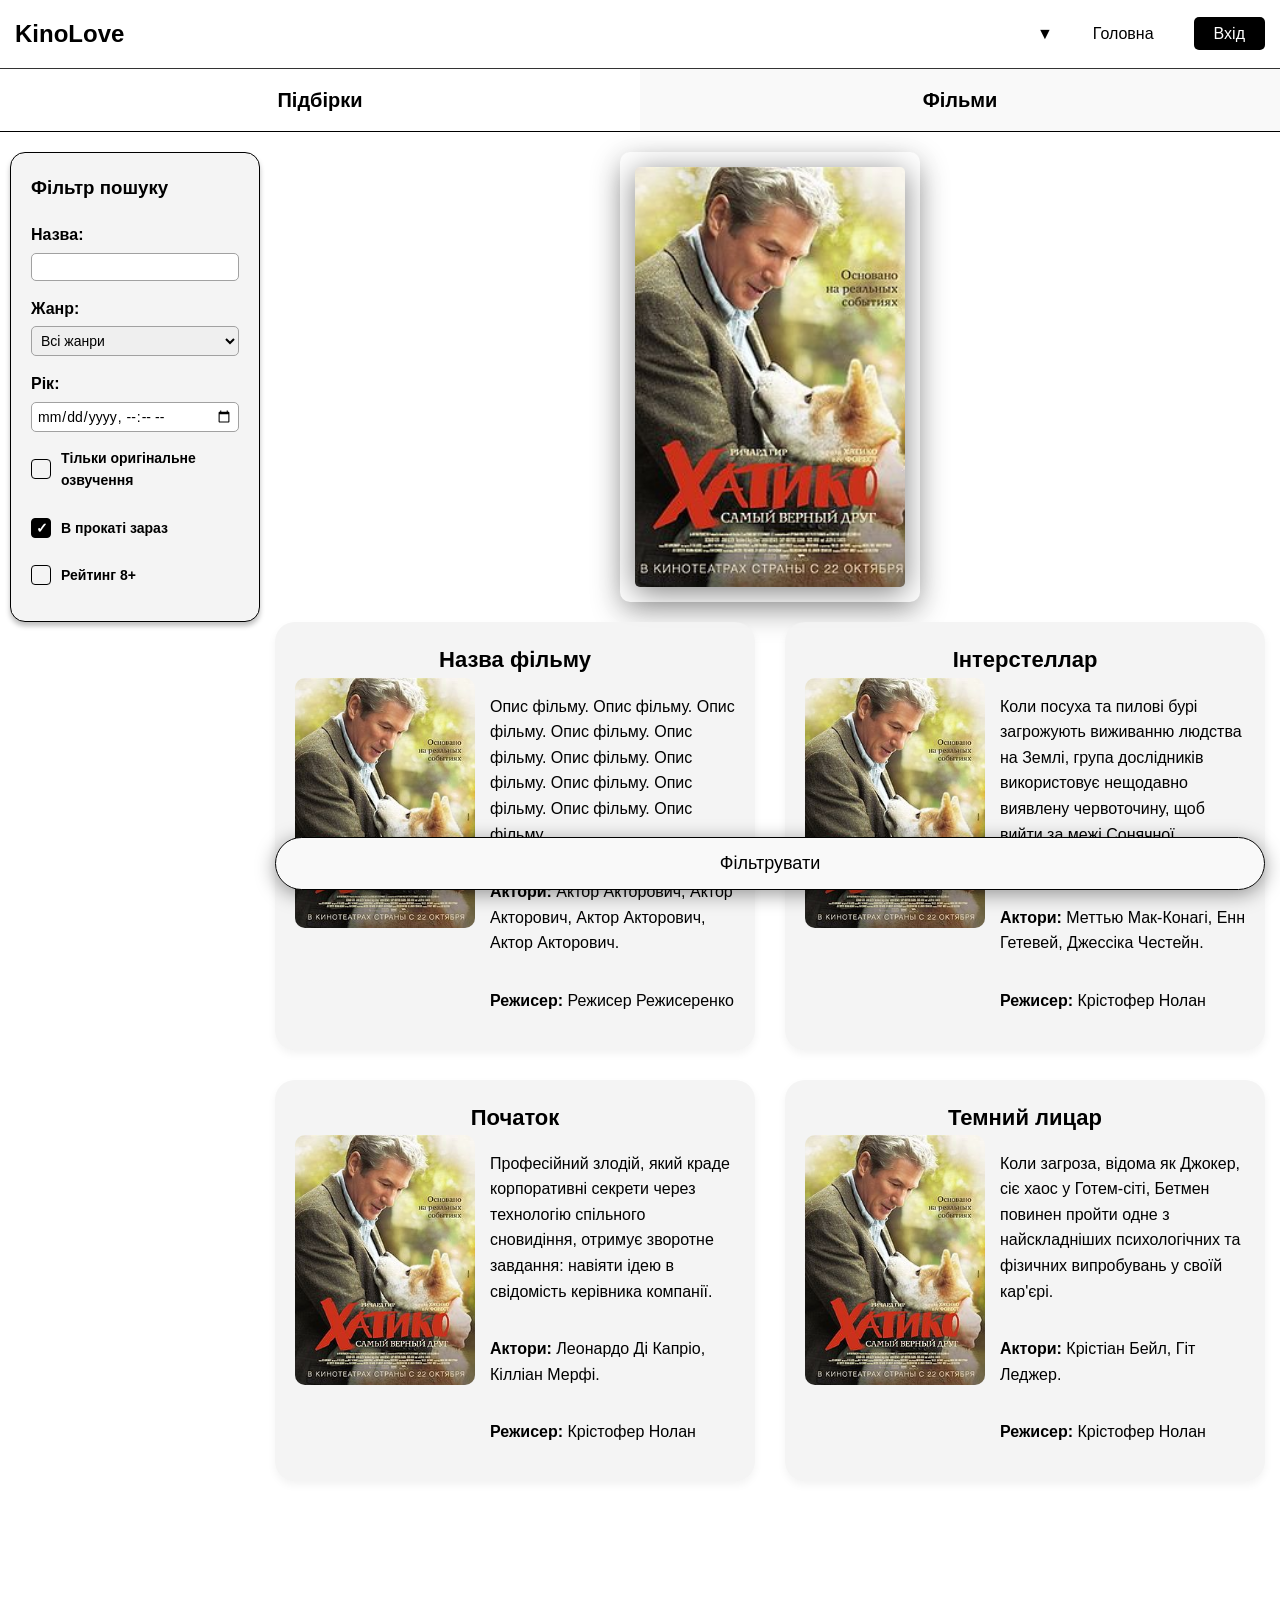
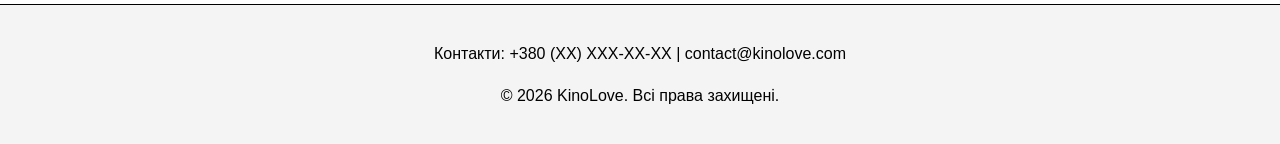
<file: catalog/index.html>
<!DOCTYPE html>
<html lang="uk">
<head>
    <meta charset="UTF-8">
    <meta name="viewport" content="width=device-width, initial-scale=1.0">
    <title>Фільми — KinoLove</title>
    <link rel="stylesheet" href="../css/style.css">
</head>
<body>
    <header>
        <div class="container">
            <div class="logo">
                <span>KinoLove</span>
            </div>
            <nav>
            <ul class="nav-list">
                <li class="dropdown">
                    <a class="dropdown-toggle">▼</a>
                    <ol class="dropdown-menu">
                        <li><a href=".\collections\index.html">Каталог</a></li>
                        <li><a href="../reviews/index.html">Рецензії</a></li>
                        <li><a href="../bootstrap.html">Bootstrap demo</a></li>
                    </ol>
                </li>
                <li><a href="..\index.html">Головна</a></li>
                <li><a href="..\login.html" class="btn-login">Вхід</a></li>
            </ul>
            </nav>
        </div>
    </header>

    <div class="tabs">
        <a href="..\collections\index.html" class="tab">Підбірки</a>
        <a class="tab active">Фільми</a>
    </div>

    <div class="layout-wrapper">
        <aside>
            <h3>Фільтр пошуку</h3>
            <form>
                <label>Назва: <input type="text"></label>
                <label>Жанр: 
                    <select>
                        <option>Всі жанри</option>
                    </select>
                </label>
                <label>Рік: <input type="datetime-local" name="premiere_date" 
                            min="1895-03-21T12:00" ></label>
                
                <div class="checkbox-group">
                    <label class="custom-checkbox">
                        <input type="checkbox" class="custom-checkbox__input">
                        <span class="custom-checkbox__checkmark"></span>
                        <label>Тільки оригінальне озвучення</label>
                    </label>
                    <label class="custom-checkbox" checked>
                        <input type="checkbox" class="custom-checkbox__input" checked>
                        <span class="custom-checkbox__checkmark"></span>
                        <label>В прокаті зараз</label>
                    </label>
                    <label class="custom-checkbox">
                        <input type="checkbox" class="custom-checkbox__input">
                        <span class="custom-checkbox__checkmark"></span>
                        <label>Рейтинг 8+</label>
                    </label>
                </div>
            </form>
        </aside>
        <main class="container" id = "catalog">
            <div class="featured-poster">
                <div class="featured-poster__image-container">
                    <img src="../src/posters/poster.jpg" alt="Featured Movie" class="featured-poster__img">
                </div>
            </div>

            <section class="card-grid">
                <article class="movie-card">
                    <header>
                        <h3>Назва фільму</h3> 
                    </header>
                    <div class="movie-content">
                        <img src="..\src\posters\poster.jpg" alt="Постер">
                        <p>Опис фільму. Опис фільму. Опис фільму. Опис фільму. Опис фільму. Опис фільму. Опис фільму. Опис фільму. Опис фільму. Опис фільму. Опис фільму.</p>
                        <p><strong>Актори:</strong> Актор Акторович, Актор Акторович, Актор Акторович, Актор Акторович.</p>
                        <p><strong>Режисер:</strong> Режисер Режисеренко</p>
                    </div>
                </article>

                <article class="movie-card">
                    <header>
                        <h3>Інтерстеллар</h3> 
                    </header>
                    <div class="movie-content">
                        <img src="..\src\posters\poster.jpg" alt="Постер">
                        <p>Коли посуха та пилові бурі загрожують виживанню людства на Землі, група дослідників використовує нещодавно виявлену червоточину, щоб вийти за межі Сонячної системи...</p>
                        <p><strong>Актори:</strong> Меттью Мак-Конагі, Енн Гетевей, Джессіка Честейн.</p>
                        <p><strong>Режисер:</strong> Крістофер Нолан</p>
                    </div>
                </article>

                <article class="movie-card">
                    <header>
                        <h3>Початок</h3> 
                    </header>
                    <div class="movie-content">
                        <img src="..\src\posters\poster.jpg" alt="Постер">
                        <p>Професійний злодій, який краде корпоративні секрети через технологію спільного сновидіння, отримує зворотне завдання: навіяти ідею в свідомість керівника компанії.</p>
                        <p><strong>Актори:</strong> Леонардо Ді Капріо, Кілліан Мерфі.</p>
                        <p><strong>Режисер:</strong> Крістофер Нолан</p>
                    </div>
                </article>

                <article class="movie-card">
                    <header>
                        <h3>Темний лицар</h3> 
                    </header>
                    <div class="movie-content">
                        <img src="..\src\posters\poster.jpg" alt="Постер">
                        <p>Коли загроза, відома як Джокер, сіє хаос у Готем-сіті, Бетмен повинен пройти одне з найскладніших психологічних та фізичних випробувань у своїй кар'єрі.</p>
                        <p><strong>Актори:</strong> Крістіан Бейл, Гіт Леджер.</p>
                        <p><strong>Режисер:</strong> Крістофер Нолан</p>
                    </div>
                </article>

            </section>
            <div class="filter-wrapper">
                <button class="filter-input" name="filter">Фільтрувати</button>
            </div>        
        </main>
    </div>

    <footer class="footer">
        <div class="container">
            <p>Контакти: +380 (XX) XXX-XX-XX | contact@kinolove.com</p>
            <p>&copy; 2026 KinoLove. Всі права захищені.</p>
        </div>
    </footer>

</body>
</html>
</file>
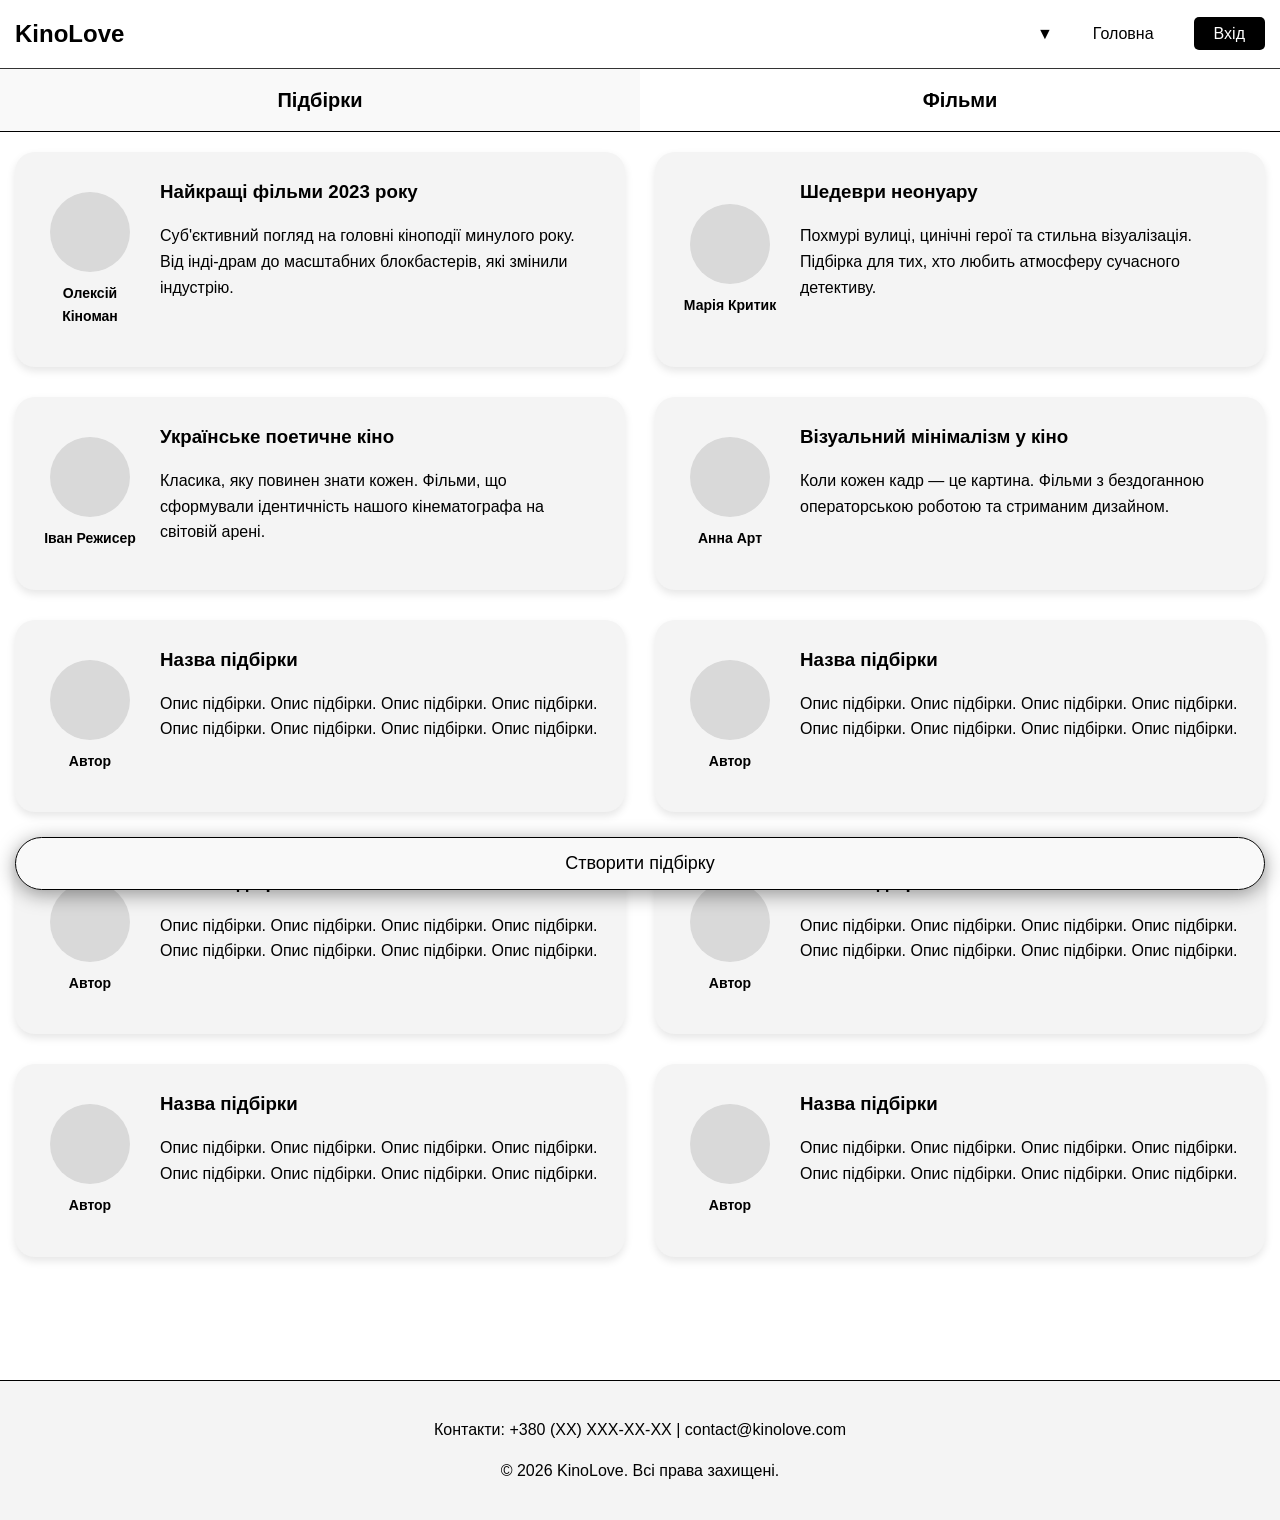
<file: collections/index.html>
<!DOCTYPE html>
<html lang="uk">
<head>
    <meta charset="UTF-8">
    <meta name="viewport" content="width=device-width, initial-scale=1.0">
    <title>Підбірки — KinoLove</title>
    <link rel="stylesheet" href="../css/style.css">
</head>
<body>

    <header>
        <div class="container">
            <div class="logo">
                <span>KinoLove</span>
            </div>
            <nav>
            <ul class="nav-list">
                <li class="dropdown">
                    <a class="dropdown-toggle">▼</a>
                    <ol class="dropdown-menu">
                        <li><a href=".\collections\index.html">Каталог</a></li>
                        <li><a href="../reviews/index.html">Рецензії</a></li>
                        <li><a href="../bootstrap.html">Bootstrap demo</a></li>
                    </ol>
                </li>
                <li><a href="..\index.html">Головна</a></li>
                <li><a href="..\login.html" class="btn-login">Вхід</a></li>
            </ul>
            </nav>
        </div>
    </header>

    <div class="tabs">
        <a class="tab active">Підбірки</a>
        <a href="../catalog/index.html" class="tab">Фільми</a>
    </div>


    <div class="layout-wrapper">
        <main class="container">
            <section class="card-grid">
                <article class="collection-card">
                    <header class="collection-author">
                        <div class="avatar-placeholder"></div>
                        <span class="author-name">Олексій Кіноман</span>
                    </header>
                    <div class="collection-content">
                        <h3>Найкращі фільми 2023 року</h3>
                        <p>Суб'єктивний погляд на головні кіноподії минулого року. Від інді-драм до масштабних блокбастерів, які змінили індустрію.</p>
                    </div>
                </article>

                <article class="collection-card">
                    <header class="collection-author">
                        <div class="avatar-placeholder"></div>
                        <span class="author-name">Марія Критик</span>
                    </header>
                    <div class="collection-content">
                        <h3>Шедеври неонуару</h3>
                        <p>Похмурі вулиці, цинічні герої та стильна візуалізація. Підбірка для тих, хто любить атмосферу сучасного детективу.</p>
                    </div>
                </article>

                <article class="collection-card">
                    <header class="collection-author">
                        <div class="avatar-placeholder"></div>
                        <span class="author-name">Іван Режисер</span>
                    </header>
                    <div class="collection-content">
                        <h3>Українське поетичне кіно</h3>
                        <p>Класика, яку повинен знати кожен. Фільми, що сформували ідентичність нашого кінематографа на світовій арені.</p>
                    </div>
                </article>

                <article class="collection-card">
                    <header class="collection-author">
                        <div class="avatar-placeholder"></div>
                        <span class="author-name">Анна Арт</span>
                    </header>
                    <div class="collection-content">
                        <h3 >Візуальний мінімалізм у кіно</h3>
                        <p >Коли кожен кадр — це картина. Фільми з бездоганною операторською роботою та стриманим дизайном.</p>
                    </div>
                </article>

                <article class="collection-card">
                    <header class="collection-author">
                        <div class="avatar-placeholder"></div>
                        <span class="author-name">Автор</span>
                    </header>
                    <div class="collection-content">
                        <h3>Назва підбірки</h3>
                        <p>Опис підбірки. Опис підбірки. Опис підбірки. Опис підбірки. Опис підбірки. Опис підбірки. Опис підбірки. Опис підбірки. </p>
                    </div>
                </article>

                <article class="collection-card">
                    <header class="collection-author">
                        <div class="avatar-placeholder"></div>
                        <span class="author-name">Автор</span>
                    </header>
                    <div class="collection-content">
                        <h3>Назва підбірки</h3>
                        <p>Опис підбірки. Опис підбірки. Опис підбірки. Опис підбірки. Опис підбірки. Опис підбірки. Опис підбірки. Опис підбірки. </p>
                    </div>
                </article>

                <article class="collection-card">
                    <header class="collection-author">
                        <div class="avatar-placeholder"></div>
                        <span class="author-name">Автор</span>
                    </header>
                    <div class="collection-content">
                        <h3>Назва підбірки</h3>
                        <p>Опис підбірки. Опис підбірки. Опис підбірки. Опис підбірки. Опис підбірки. Опис підбірки. Опис підбірки. Опис підбірки. </p>
                    </div>
                </article>

                <article class="collection-card">
                    <header class="collection-author">
                        <div class="avatar-placeholder"></div>
                        <span class="author-name">Автор</span>
                    </header>
                    <div class="collection-content">
                        <h3>Назва підбірки</h3>
                        <p>Опис підбірки. Опис підбірки. Опис підбірки. Опис підбірки. Опис підбірки. Опис підбірки. Опис підбірки. Опис підбірки. </p>
                    </div>
                </article>

                <article class="collection-card">
                    <header class="collection-author">
                        <div class="avatar-placeholder"></div>
                        <span class="author-name">Автор</span>
                    </header>
                    <div class="collection-content">
                        <h3>Назва підбірки</h3>
                        <p>Опис підбірки. Опис підбірки. Опис підбірки. Опис підбірки. Опис підбірки. Опис підбірки. Опис підбірки. Опис підбірки. </p>
                    </div>
                </article>

                <article class="collection-card">
                    <header class="collection-author">
                        <div class="avatar-placeholder"></div>
                        <span class="author-name">Автор</span>
                    </header>
                    <div class="collection-content">
                        <h3>Назва підбірки</h3>
                        <p>Опис підбірки. Опис підбірки. Опис підбірки. Опис підбірки. Опис підбірки. Опис підбірки. Опис підбірки. Опис підбірки. </p>
                    </div>
                </article>

            </section>
            <div class="filter-wrapper">
                <button class="filter-input" name="createCollection">Створити підбірку</button>
            </div>
        </main>
    </div>

    <footer class="footer">
        <div class="container">
            <p>Контакти: +380 (XX) XXX-XX-XX | contact@kinolove.com</p>
            <p>&copy; 2026 KinoLove. Всі права захищені.</p>
        </div>
    </footer>

</body>
</html>
</file>
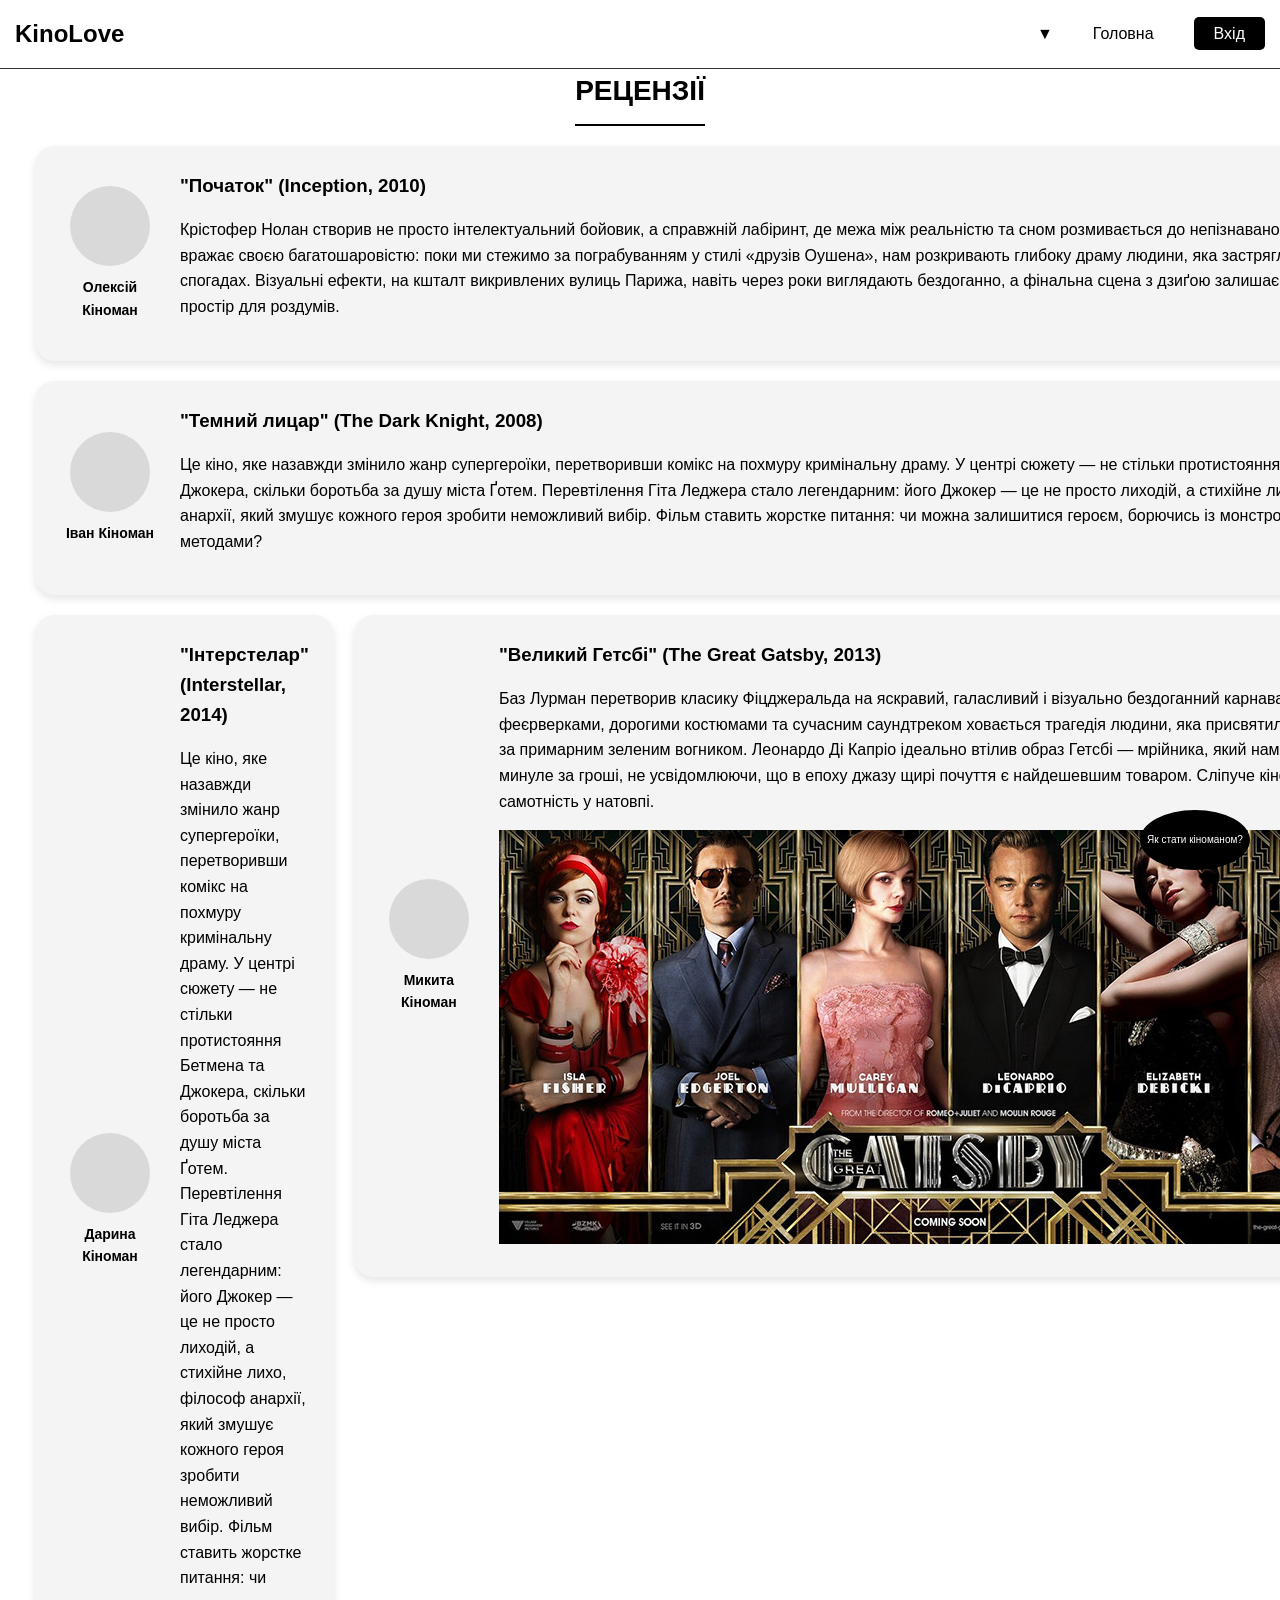
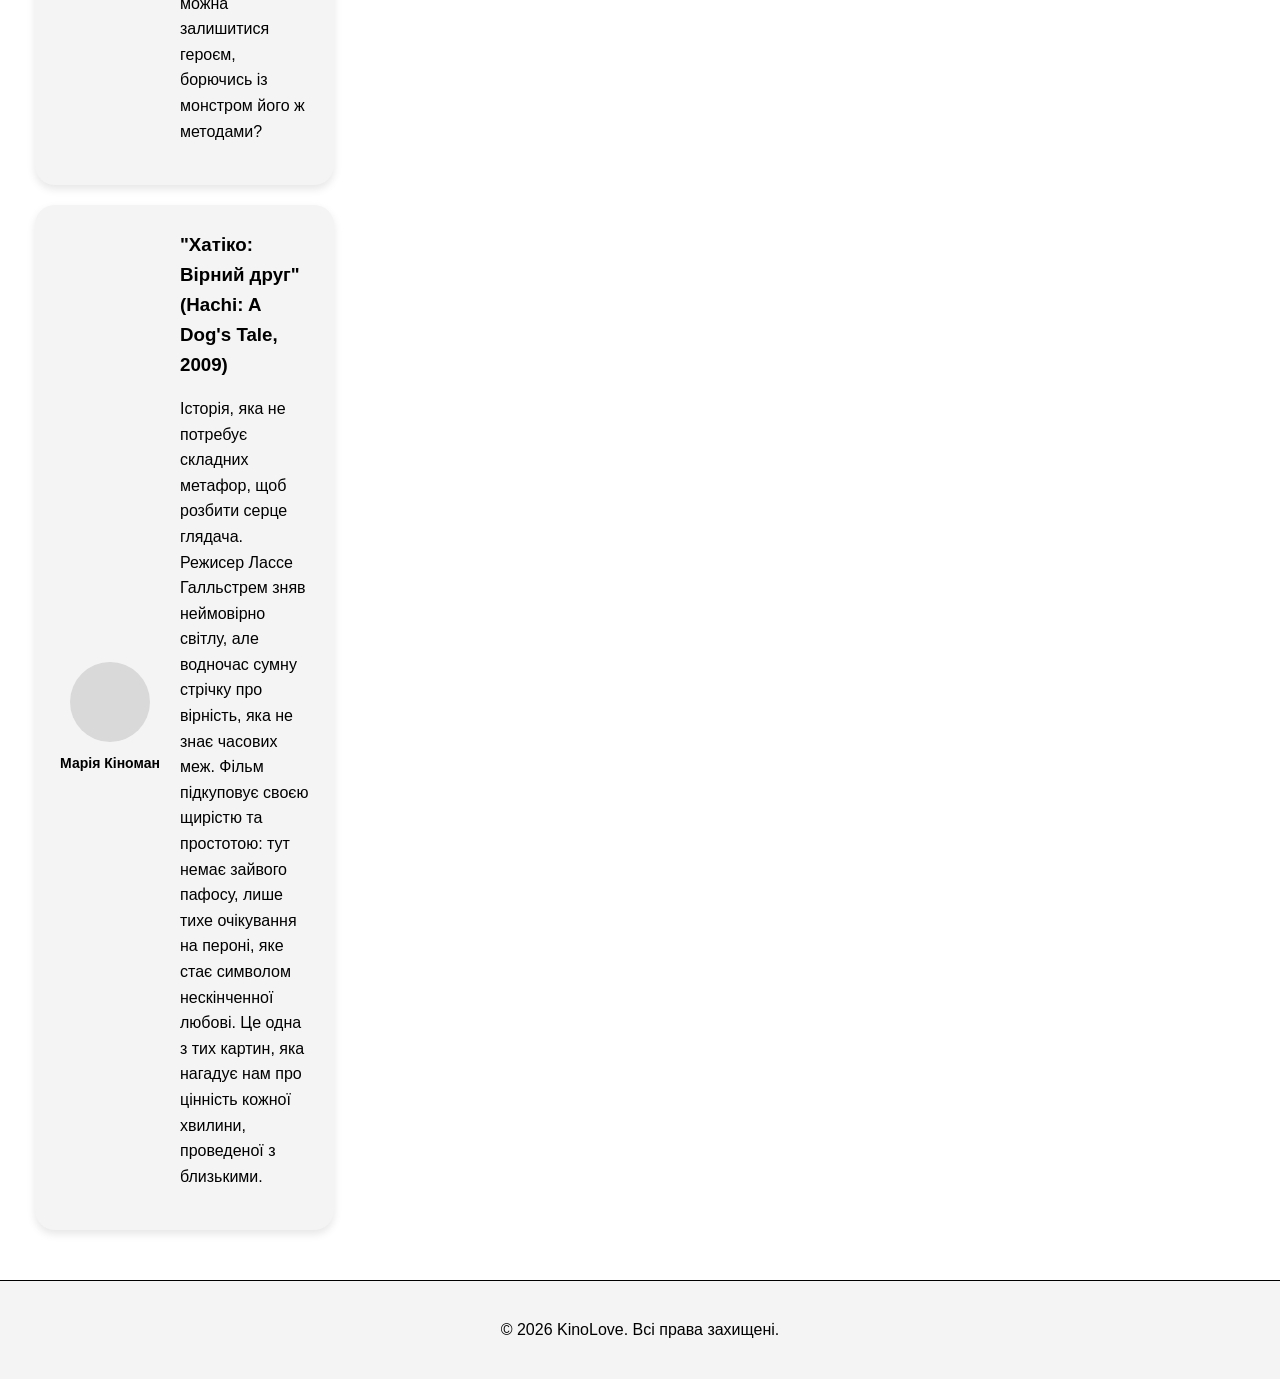
<file: reviews/index.html>
<!DOCTYPE html>
<html lang="uk">
<head>
    <meta charset="UTF-8">
    <meta name="viewport" content="width=device-width, initial-scale=1.0">
    <title>Grid Demo — KinoLove</title>
    <link rel="stylesheet" href="../css/style.css">
</head>
<body>
    <header>
        <div class="container">
            <div class="logo">
                <span>KinoLove</span>
            </div>
            <nav>
            <ul class="nav-list">
                <li class="dropdown">
                    <a class="dropdown-toggle">▼</a>
                    <ol class="dropdown-menu">
                        <li><a href="../collections/index.html">Каталог</a></li>
                        <li><a href="#">Рецензії</a></li>
                        <li><a href="../bootstrap.html">Bootstrap demo</a></li>
                    </ol>
                </li>
                <li><a href="../index.html">Головна</a></li>
                <li><a href="../login.html" class="btn-login">Вхід</a></li>
            </nav>
        </div>
    </header>

    <main class="container">
        <section class="review-title">
            <h2>Рецензії</h2>
        </section>
        <div class="reviews-grid">
            <div class="review1">
                <article class="collection-card">
                    <header class="collection-author">
                        <div class="avatar-placeholder"></div>
                        <span class="author-name">Олексій Кіноман</span>
                    </header>
                    <div class="collection-content">
                        <h3>"Початок" (Inception, 2010)</h3>
                        <p>
                            Крістофер Нолан створив не просто інтелектуальний бойовик, а справжній лабіринт, де межа між реальністю та сном розмивається до непізнаваності. Фільм вражає своєю багатошаровістю: поки ми стежимо за пограбуванням у стилі «друзів Оушена», нам розкривають глибоку драму людини, яка застрягла у власних спогадах. Візуальні ефекти, на кшталт викривлених вулиць Парижа, навіть через роки виглядають бездоганно, а фінальна сцена з дзиґою залишає ідеальний простір для роздумів.
                        </p>
                    </div>
                </article>
            </div>

            <div class="review2">
                <article class="collection-card">
                    <header class="collection-author">
                        <div class="avatar-placeholder"></div>
                        <span class="author-name">Іван Кіноман</span>
                    </header>
                    <div class="collection-content">
                        <h3>"Темний лицар" (The Dark Knight, 2008)</h3>
                        <p>
                            Це кіно, яке назавжди змінило жанр супергероїки, перетворивши комікс на похмуру кримінальну драму. У центрі сюжету — не стільки протистояння Бетмена та Джокера, скільки боротьба за душу міста Ґотем. Перевтілення Гіта Леджера стало легендарним: його Джокер — це не просто лиходій, а стихійне лихо, філософ анархії, який змушує кожного героя зробити неможливий вибір. Фільм ставить жорстке питання: чи можна залишитися героєм, борючись із монстром його ж методами?
                        </p>
                    </div>
                </article>
            </div>

            <div class="review3">
                <article class="collection-card">
                    <header class="collection-author">
                        <div class="avatar-placeholder"></div>
                        <span class="author-name">Дарина Кіноман</span>
                    </header>
                    <div class="collection-content">
                        <h3>"Інтерстелар" (Interstellar, 2014)</h3>
                        <p>
                            Це кіно, яке назавжди змінило жанр супергероїки, перетворивши комікс на похмуру кримінальну драму. У центрі сюжету — не стільки протистояння Бетмена та Джокера, скільки боротьба за душу міста Ґотем. Перевтілення Гіта Леджера стало легендарним: його Джокер — це не просто лиходій, а стихійне лихо, філософ анархії, який змушує кожного героя зробити неможливий вибір. Фільм ставить жорстке питання: чи можна залишитися героєм, борючись із монстром його ж методами?
                        </p>
                    </div>
                </article>
            </div>

            <div class="review4">
                <article class="collection-card">
                    <header class="collection-author">
                        <div class="avatar-placeholder"></div>
                        <span class="author-name">Марія Кіноман</span>
                    </header>
                    <div class="collection-content">
                        <h3>"Хатіко: Вірний друг" (Hachi: A Dog's Tale, 2009)</h3>
                        <p>
                            Історія, яка не потребує складних метафор, щоб розбити серце глядача. Режисер Лассе Галльстрем зняв неймовірно світлу, але водночас сумну стрічку про вірність, яка не знає часових меж. Фільм підкуповує своєю щирістю та простотою: тут немає зайвого пафосу, лише тихе очікування на пероні, яке стає символом нескінченної любові. Це одна з тих картин, яка нагадує нам про цінність кожної хвилини, проведеної з близькими.
                        </p>
                    </div>
                </article>
            </div>

            <div class="review5">
                <article class="collection-card">
                    <header class="collection-author">
                        <div class="avatar-placeholder"></div>
                        <span class="author-name">Микита Кіноман</span>
                    </header>
                    <div class="collection-content">
                        <h3>"Великий Гетсбі" (The Great Gatsby, 2013)</h3>
                        <p>
                            Баз Лурман перетворив класику Фіцджеральда на яскравий, галасливий і візуально бездоганний карнавал. За феєрверками, дорогими костюмами та сучасним саундтреком ховається трагедія людини, яка присвятила життя гонитві за примарним зеленим вогником. Леонардо Ді Капріо ідеально втілив образ Гетсбі — мрійника, який намагався купити минуле за гроші, не усвідомлюючи, що в епоху джазу щирі почуття є найдешевшим товаром. Сліпуче кіно про самотність у натовпі.
                        </p>
                        <img src="./review_photo.jpg">
                    </div>
                </article>
            </div>
        </div>
    </main>

    <div class="feedback-blob">
        <span class="feedback-blob__icon">Як стати кіноманом?</span>
    </div>

    <footer class="footer">
        <div class="container">
            <p>&copy; 2026 KinoLove. Всі права захищені.</p>
        </div>
    </footer>


</body>
</html>
</file>
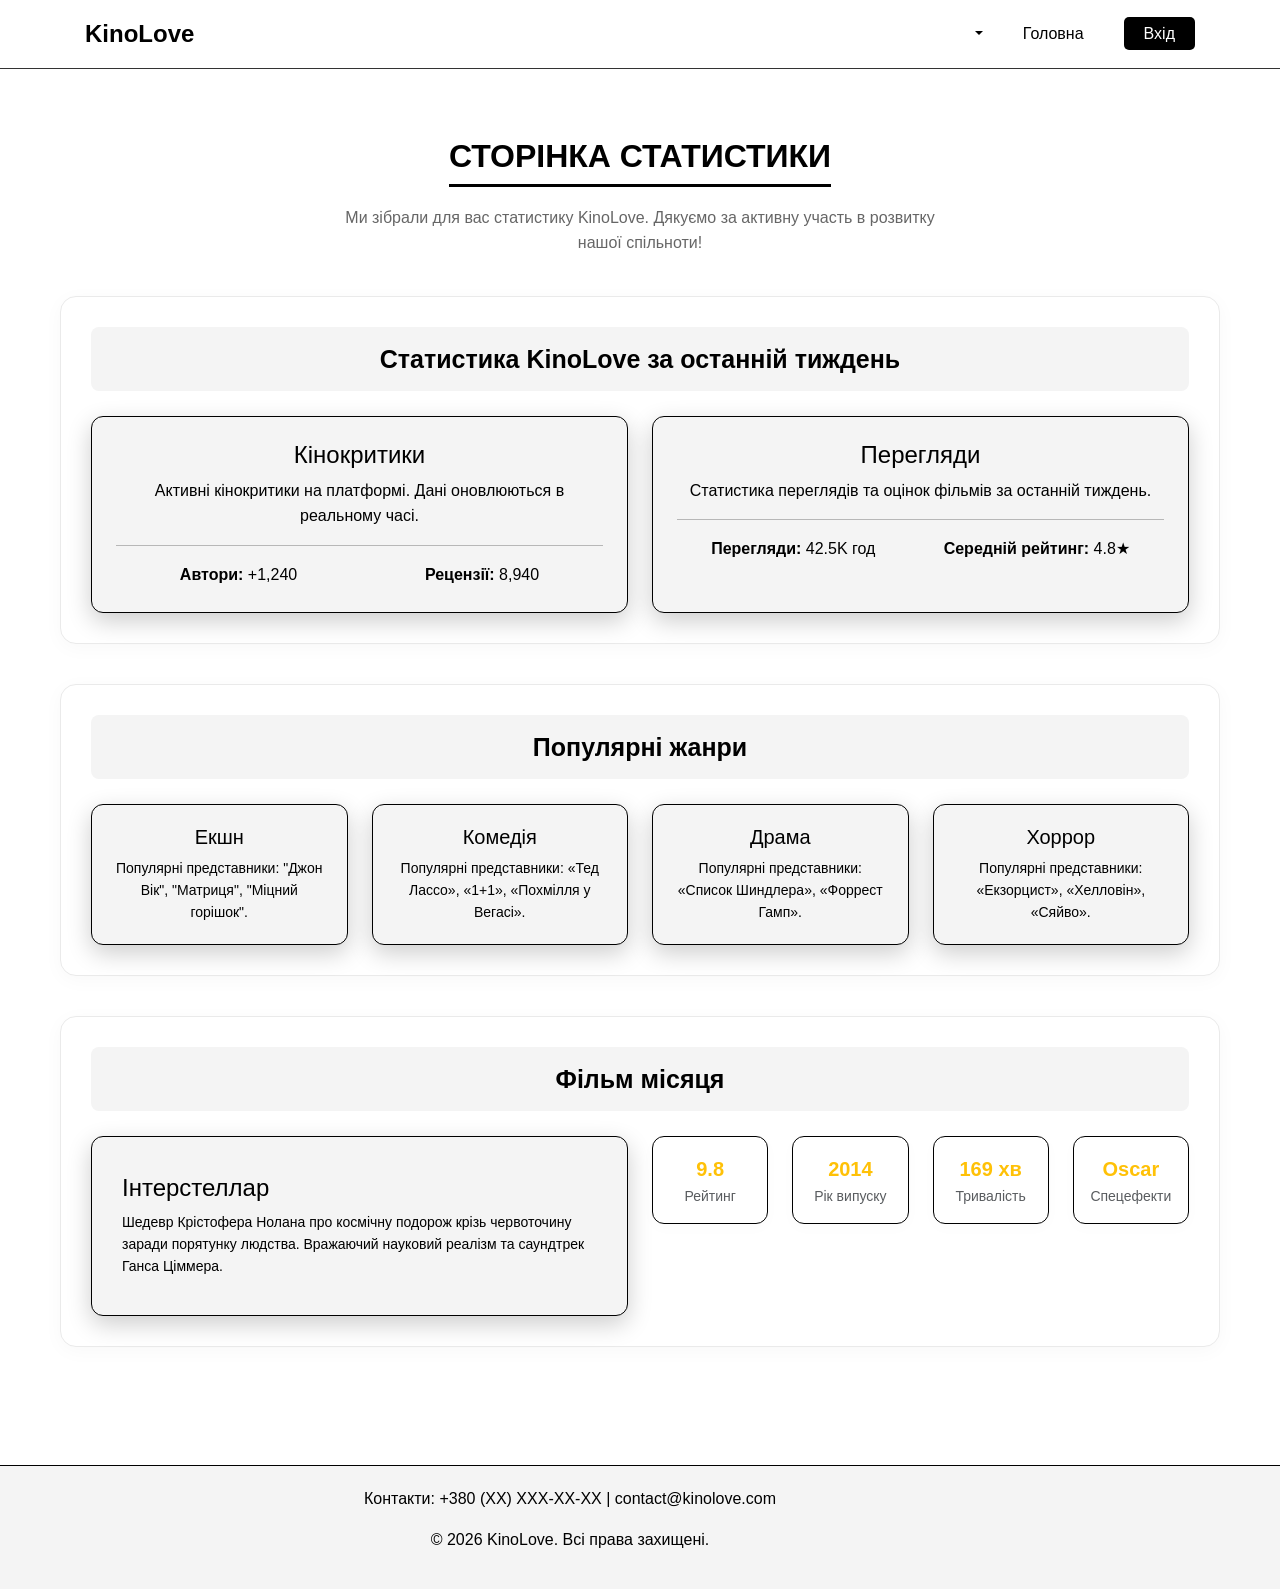
<file: bootstrap.html>
<!DOCTYPE html>
<html lang="uk">
<head>
    <meta charset="UTF-8">
    <meta name="viewport" content="width=device-width, initial-scale=1.0">
    <title>Bootstrap Demo — KinoLove</title>
    <link href="./css/bootstrap.min.css" rel="stylesheet">
    <link href="./css/bootstrap-grid.min.css" rel="stylesheet">

    <link rel="stylesheet" href="./css/style.css">
</head>
<body>

    <header>
        <div class="container">
            <div class="logo">
                <span>KinoLove</span>
            </div>
            <nav>
                <ul class="nav-list">
                    <li class="dropdown">
                        <a class="dropdown-toggle"></a>
                        <ol class="dropdown-menu">
                            <li><a href="./collections/index.html">Каталог</a></li>
                            <li><a href="./reviews/index.html">Рецензії</a></li>
                            <li><a href="./js/index.html">JS demo</a></li>
                            <li><a href="./bootstrap.html">Bootstrap demo</a></li>
                        </ol>
                    </li>
                    <li><a href="./index.html">Головна</a></li>
                    <li><a href="./login.html" class="btn-login">Вхід</a></li>
                </ul>
            </nav>
        </div>
    </header>

    
    <main class="bootstrap-container-fixed py-5">
        <div class="demo-title">
            <h2>Сторінка статистики</h2>
            <p class="demo-subtitle">
                Ми зібрали для вас статистику KinoLove. Дякуємо за активну участь в розвитку нашої спільноти!
            </p>
        </div>

        <section class="row-section row1-container">
            <div class="row-info-card">
                <strong>Статистика KinoLove за останній тиждень</strong>
            </div>
            
            <div class="row custom-gutter justify-content-start align-items-stretch">
                
                <div class="col-md-5 offset-md-1 col-lg-6 offset-lg-0 mb-4 mb-md-0">
                    <div class="row1-block text-center h-100">
                        <h4>Кінокритики</h4>
                        <p class="mb-0">Активні кінокритики на платформі. Дані оновлюються в реальному часі.</p>
                        <hr class="my-3 opacity-25">
                        <div class="d-flex justify-content-around text-start">
                            <div><strong>Автори:</strong> +1,240</div>
                            <div><strong>Рецензії:</strong> 8,940</div>
                        </div>
                    </div>
                </div>

                
                <div class="col-md-5 col-lg-6">
                    <div class="row1-block text-center h-100">
                        <h4>Перегляди</h4>
                        <p class="mb-0">Статистика переглядів та оцінок фільмів за останній тиждень.</p>
                        <hr class="my-3 opacity-25">
                        <div class="d-flex justify-content-around text-start">
                            <div><strong>Перегляди:</strong> 42.5K год</div>
                            <div><strong>Середній рейтинг:</strong> 4.8★</div>
                        </div>
                    </div>
                </div>
            </div>
        </section>
 
        <section class="row-section row2-container">
            <div class="row-info-card">
                <strong>Популярні жанри</strong>
            </div>
     
            <div class="row custom-gutter">
                
                <div class="col-6 col-sm-6 col-md-3">
                    <div class="row2-block text-center h-100">
                        <h5>Екшн</h5>
                        <p class="small mb-0">Популярні представники: "Джон Вік", "Матриця", "Міцний горішок".</p>
                    </div>
                </div>

                
                <div class="col-md-3 d-none d-md-block">
                    <div class="row2-block text-center h-100 bg-opacity-75">
                        <h5>Комедія</h5>
                        <p class="small mb-0">Популярні представники: «Тед Лассо», «1+1», «Похмілля у Вегасі».</p>
                    </div>
                </div>

                
                <div class="col-6 col-sm-6 col-md-3">
                    <div class="row2-block text-center h-100">
                        <h5>Драма</h5>
                        <p class="small mb-0">Популярні представники: «Список Шиндлера», «Форрест Гамп».</p>
                    </div>
                </div>

                
                <div class="col-md-3 d-none d-md-block">
                    <div class="row2-block text-center h-100 bg-opacity-75">
                        <h5>Хоррор</h5>
                        <p class="small mb-0">Популярні представники: «Екзорцист», «Хелловін», «Сяйво».</p>
                    </div>
                </div>
            </div>
        </section>
   
        <section class="row-section row3-container">
            <div class="row-info-card">
                <strong>Фільм місяця</strong>
            </div>

            <div class="row custom-gutter">     
                <div class="col-6 d-none d-sm-block">
                    <div class="row3-block-large">
                        <h4>Інтерстеллар</h4>
                        <p class="small mb-0">Шедевр Крістофера Нолана про космічну подорож крізь червоточину заради порятунку людства. Вражаючий науковий реалізм та саундтрек Ганса Ціммера.</p>
                    </div>
                </div>

                <div class="col-6 offset-6 offset-sm-0">
                    <div class="row custom-gutter">
                        <div class="col-6 col-md-3 mb-3">
                            <div class="row3-block-nested">
                                <span class="fw-bold text-warning fs-5">9.8</span>
                                <span class="small text-muted">Рейтинг</span>
                            </div>
                        </div>
                        
                        <div class="col-6 col-md-3 mb-3">
                            <div class="row3-block-nested">
                                <span class="fw-bold text-warning fs-5">2014</span>
                                <span class="small text-muted">Рік випуску</span>
                            </div>
                        </div>
                        
                        <div class="col-6 col-md-3 mb-3">
                            <div class="row3-block-nested">
                                <span class="fw-bold text-warning fs-5">169 хв</span>
                                <span class="small text-muted">Тривалість</span>
                            </div>
                        </div>
                        
                        <div class="col-6 col-md-3 mb-3">
                            <div class="row3-block-nested">
                                <span class="fw-bold text-warning fs-5">Oscar</span>
                                <span class="small text-muted">Спецефекти</span>
                            </div>
                        </div>
                    </div>
                </div>
            </div>
        </section>
    </main>

    <footer>
        <div class="container">
            <p>Контакти: +380 (XX) XXX-XX-XX | contact@kinolove.com</p>
            <p>&copy; 2026 KinoLove. Всі права захищені.</p>
        </div>
    </footer>
</body>
</html>
</file>
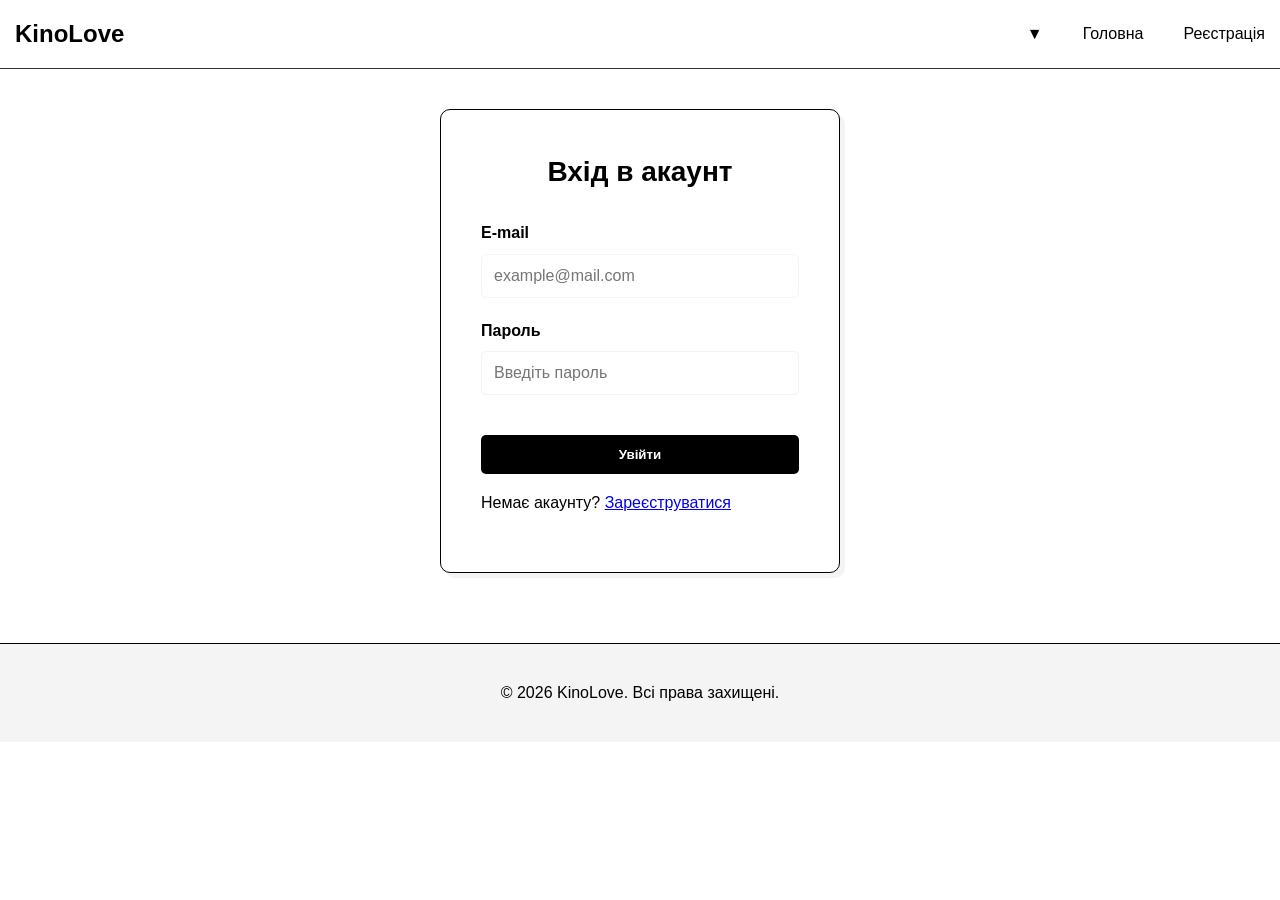
<file: login.html>
<!DOCTYPE html>
<html lang="uk">
<head>
    <meta charset="UTF-8">
    <meta name="viewport" content="width=device-width, initial-scale=1.0">
    <title>Вхід — KinoLove</title>
    <link rel="stylesheet" href=".\css\style.css">
</head>
<body>
    <header>
        <div class="container">
            <div class="logo">
                <span>KinoLove</span>
            </div>
            <nav>
            <ul class="nav-list">
                <li class="dropdown">
                    <a class="dropdown-toggle">▼</a>
                    <ol class="dropdown-menu">
                        <li><a href="collections\index.html">Каталог</a></li>
                        <li><a href="./reviews/index.html">Рецензії</a></li>
                        <li><a href="./bootstrap.html">Bootstrap demo</a></li>
                    </ol>
                </li>
                <li><a href=".\index.html">Головна</a></li>
                <li><a href="register.html">Реєстрація</a></li>
            </nav>
        </div>
    </header>

    <main class="container">
        <div class="auth-wrapper">
            <div class="auth-box">
                <h2>Вхід в акаунт</h2>
                <form action="#" method="POST">
                    <div class="form-group">
                        <label for="email">E-mail</label>
                        <input type="email" id="email" name="email" required placeholder="example@mail.com">
                    </div>
                    <div class="form-group">
                        <label for="password">Пароль</label>
                        <input type="password" id="password" name="password" required placeholder="Введіть пароль">
                    </div>
                    <button type="submit" class="btn-primary btn-block">Увійти</button>
                </form>
                <p class="auth-link">Немає акаунту? <a href="register.html">Зареєструватися</a></p>
            </div>
        </div>
    </main>

    <footer>
        <div class="container">
            <p>&copy; 2026 KinoLove. Всі права захищені.</p>
        </div>
    </footer>
</body>
</html>
</file>
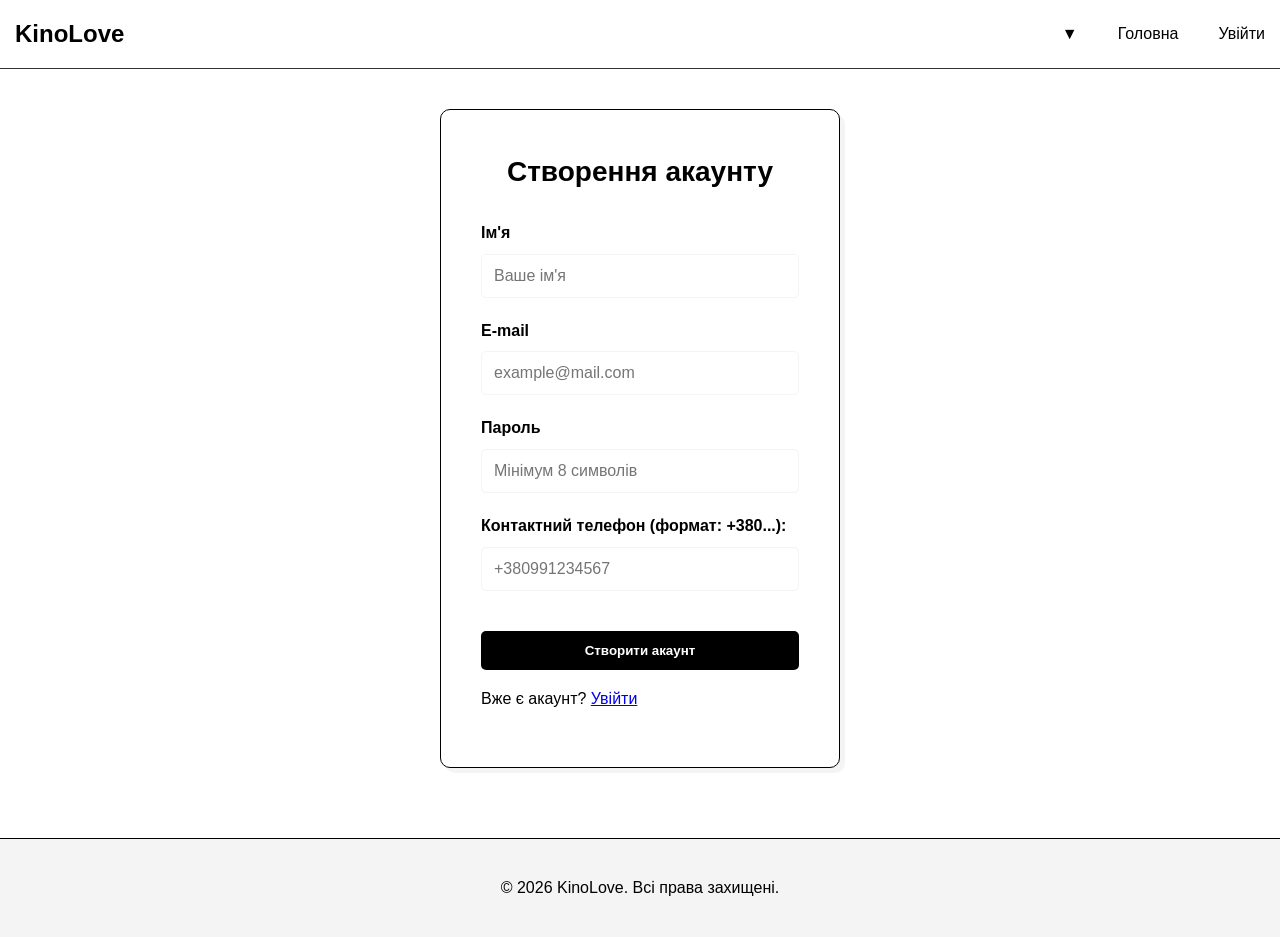
<file: register.html>
<!DOCTYPE html>
<html lang="uk">
<head>
    <meta charset="UTF-8">
    <meta name="viewport" content="width=device-width, initial-scale=1.0">
    <title>Реєстрація — KinoLove</title>
    <link rel="stylesheet" href=".\css\style.css">
</head>
<body>
    <header>
        <div class="container">
            <div class="logo">
                <span>KinoLove</span>
            </div>
            <nav>
            <ul class="nav-list">
                <li class="dropdown">
                    <a class="dropdown-toggle">▼</a>
                    <ol class="dropdown-menu">
                        <li><a href="collections\index.html">Каталог</a></li>
                        <li><a href="./reviews/index.html">Рецензії</a></li>
                        <li><a href="./bootstrap.html">Bootstrap demo</a></li>
                    </ol>
                </li>
                <li><a href=".\index.html">Головна</a></li>
                <li><a href="login.html">Увійти</a></li>
            </nav>
        </div>
    </header>

    <main class="container">
        <div class="auth-wrapper">
            <div class="auth-box">
                <h2>Створення акаунту</h2>
                <form action="#" method="POST">
                    <div class="form-group">
                        <label for="name">Ім'я</label>
                        <input type="text" id="name" name="name" required placeholder="Ваше ім'я">
                    </div>
                    <div class="form-group">
                        <label for="email">E-mail</label>
                        <input type="email" id="email" name="email" required placeholder="example@mail.com">
                    </div>
                    <div class="form-group">
                        <label for="password">Пароль</label>
                        <input type="password" id="password" name="password" required minlength="8" placeholder="Мінімум 8 символів">
                    </div>
                    <div class="form-group">
                        <label for="user_phone">Контактний телефон (формат: +380...):</label>
                        <input type="tel" id="user_phone" name="user_phone" 
                            placeholder="+380991234567" 
                            pattern="^\+380\d{9}$" 
                            required>
                    </div>
                    <button type="submit" class="btn-primary btn-block">Створити акаунт</button>
                </form>
                <p class="auth-link">Вже є акаунт? <a href="login.html">Увійти</a></p>
            </div>
        </div>
    </main>

    <footer>
        <div class="container">
            <p>&copy; 2026 KinoLove. Всі права захищені.</p>
        </div>
    </footer>
</body>
</html>
</file>
<file: css/style.css>
/* --- Variables & Core Designs --- */
:root {
  --color-primary: #000000;
  --color-secondary: #ffffff;
  --color-accent: #f4f4f4;
  --color-text-muted: #555555;
  --color-shadow: rgba(0, 0, 0, 0.25);
  --border-radius-lg: 20px;
  --border-radius-md: 10px;
}

/* --- Base Styles --- */
* { 
    box-sizing: border-box; 
}

body {
    font-family: 'Segoe UI', Tahoma, Geneva, Verdana, sans-serif;
    margin: 0;
    background-color: var(--color-secondary);
    color: var(--color-primary);
    line-height: 1.6;
}

.container {
    margin: 0 0;
    padding: 0 15px;
    width: 100%;
    box-sizing: border-box;
}

#catalog {
    flex-grow: 1;
}

/* --- Header & Nav (BEM Block: header) --- */
header {
    background: var(--color-secondary);
    padding: 15px 0;
    border-bottom: 1px solid #333;
    width: 100%;
    display: flex;
    justify-content: center
}

header .container {
    display: flex;
    justify-content: space-between;
    align-items: center;
    margin: 0 0;
}

.logo {
    font-size: 24px;
    font-weight: bold;
    color: var(--color-primary);
}

.nav-list {
    list-style: none;
    padding: 0;
    margin: 0;
    display: flex;
    gap: 40px;
    align-items: center;
}

.nav-list a {
    color: var(--color-primary);
    text-decoration: none;
    transition: 0.3s;
}

.nav-list a:hover {
    color: #afafaf;
}

.btn-login {
    background: var(--color-primary);
    color: var(--color-secondary) !important;
    padding: 8px 20px;
    border-radius: 5px;
}

/* --- Dropdown --- */
.dropdown {
    position: relative;
    cursor: pointer;    
}

.dropdown-menu {
    list-style: none;
    padding: 10px;
    margin: 0;
    background-color: var(--color-secondary);
    border: 1px solid var(--color-primary);
    border-radius: var(--border-radius-md);
    box-shadow: 0px 4px 5px var(--color-shadow); 
    display: flex;
    flex-direction: row;
    position: absolute;
    top: 100%; 
    right: 0;
    opacity: 0;
    visibility: hidden;
    transform: translateY(15px); 
    transition: all 0.3s ease;
    z-index: 100;
    max-width: 90vw;
}

.dropdown:hover .dropdown-menu {
    opacity: 1;
    visibility: visible;
    transform: translateY(0); 
}

.dropdown-menu li {
    border-right: 1px solid var(--color-accent);
    padding: 0 10px;
    white-space: nowrap;
}

.dropdown-menu li:last-child {
    border-right: none; 
}

/* --- Hero Section --- */
.hero {
    padding: 100px 0;
    text-align: center;
    background: linear-gradient(rgba(255, 255, 255, 0.7), rgba(255, 255, 255, 0.5)), url('../src/kino2.jpg');
    background-size: cover;
    background-position: center;
    background-repeat: no-repeat;
}

.hero h1 {
    font-size: 48px;
    margin-bottom: 20px;
}

.btn-primary {
    display: inline-block;
    background: var(--color-accent);
    color: var(--color-primary);
    padding: 12px 30px;
    text-decoration: none;
    border-radius: 5px;
    margin-top: 20px;
    border: 1px solid var(--color-primary);
}

/* --- About & Media Showcase (Grid) --- */
.media-showcase {
    margin: 60px 0;
}

.section-header {
    text-align: center;
    margin-bottom: 30px;
}

.section-header h2 {
    font-size: 28px;
    margin: 0;
    text-transform: uppercase;
    border-bottom: 2px solid var(--color-primary);
    display: inline-block;
    padding-bottom: 10px;
}

.video-grid {
    display: grid;
    grid-template-columns: repeat(2, 1fr);
    gap: 30px;
}

.video-card {
    background: var(--color-accent);
    padding: 20px;
    border-radius: 15px;
    border: 1px solid var(--color-primary);
    box-shadow: 0px 4px 5px rgba(0, 0, 0, 0.40);
}

.video-container {
    position: relative;
    width: 100%;
    aspect-ratio: 16 / 9; 
    background-color: var(--color-primary);
    border-radius: 8px;
    overflow: hidden;
}

.video-container iframe,
.video-container video {
    position: absolute;
    top: 0;
    left: 0;
    width: 100%;
    height: 100%;
    object-fit: cover;
    border: none;
}

/* --- Tables --- */
.table-responsive {
    overflow-x: auto;
    border-radius: 15px;
    background-color: var(--color-accent);
    padding: 0 10px;
    box-shadow: 0px 5px 5px rgba(0, 0, 0, 0.40);
}

.compare-table {
    width: 100%;
    border-collapse: collapse;
    border: 1px solid var(--color-primary);
    margin: 30px 0;
}

.compare-table th,
.compare-table td {
    padding: 15px;
    text-align: center;
    border: 1px solid var(--color-primary);
}

.compare-table th {
    background-color: var(--color-primary);
    color: var(--color-secondary);
    text-transform: uppercase;
}

.brand-col {
    background-color: #e0e0e0;
}

/* --- Goals (Grid) --- */
.goals-grid {
    display: grid;
    grid-template-columns: repeat(auto-fit, minmax(250px, 1fr));
    gap: 20px;
    margin-top: 40px;
}

.goal-item {
    background: var(--color-accent);
    padding: 30px;
    border-radius: 10px;
    text-align: center;
    border: 1px solid var(--color-primary);
}

/* --- Catalog & Tabs --- */
.tabs {
    width: 100%;
    display: flex;
    border-bottom: 1px solid var(--color-primary);
    margin-bottom: 20px;
}

.tab {
    flex: 1;
    text-align: center;
    padding: 15px 0;
    font-size: 20px;
    font-weight: bold;
    color: var(--color-primary);
    text-decoration: none;
}

.tab.active {
    background-color: #f9f9f9;
}

/* --- Layout Wrapper (Sidebar + Main) --- */
.layout-wrapper {
    width: 100%;
    display: flex;
    gap: 0px;
}

aside {
    position: sticky;
    top: 10px;
    width: 250px;
    flex-shrink: 0; /* Запрещаем сайдбару сжиматься */
    box-sizing: border-box; /* Включаем padding внутрь ширины 300px */
    height: fit-content;
    background: var(--color-accent);
    padding: 20px;
    border-radius: 15px;
    border: 1px solid var(--color-primary);
    box-shadow: 0 4px 5px var(--color-shadow);
    margin-left: 10px;
}

aside h3 {
    margin-top: 0;
}

aside label {
    display: block;
    margin-bottom: 15px;
    font-weight: bold;
}

aside input[type="text"],
aside select,
aside input[type="datetime-local"] {
    width: 100%;
    padding: 5px;
    margin-top: 5px;
    border: 1px solid #a1a1a1;
    border-radius: 5px;
    box-sizing: border-box;
    font-family: inherit;
    font-size: 14px;
    transition: 0.3s;
    min-width: 120px;
}

aside select:focus,
aside input:focus {
    outline: none;
    border-color: #000000;
}

/* --- Card Grid (Catalog/Collections) --- */
.card-grid {
    display: grid;
    grid-template-columns: repeat(2, 1fr);
    gap: 30px;
    margin-bottom: 40px;
    width: 100%;
}

/* --- Movie Card (Grid Implementation) --- */
.movie-card {
    display: grid;
    grid-template-columns: 180px 1fr;
    grid-template-areas: 
        "header header"
        "poster description"
        "poster actors"
        "poster regisers";
    gap: 0px 15px;
    background: var(--color-accent);
    border-radius: var(--border-radius-lg);
    padding: 20px;
    box-shadow: 0 4px 8px rgba(0,0,0,0.05);
    transition: 0.3s;
    align-items: start;
    cursor: pointer;
}

.movie-card:hover {
    transform: translateY(-5px);
    box-shadow: 0 8px 16px rgba(0,0,0,0.2);
}

.movie-card header h3 {
    margin: 0;
    font-size: 22px;
}

.movie-card header {
    grid-area: header;
    border: none;
    background: transparent;
    padding: 0;
    text-align: center;
}

.movie-content {
    display: contents; 
}

.movie-content img {
    grid-area: poster;
    width: 100%;
    height: 250px;
    object-fit: cover;
    border-radius: var(--border-radius-md);
}

/* --- Collection Card (Grid Implementation) --- */
.collection-card {
    display: grid;
    grid-template-columns: 100px 1fr;
    gap: 20px;
    background: var(--color-accent);
    border-radius: var(--border-radius-lg);
    padding: 25px;
    box-shadow: 0 4px 8px rgba(0,0,0,0.1);
    transition: 0.3s;
}

.collection-card:hover {
    transform: translateY(-5px);
}

.collection-author {
    display: flex;
    flex-direction: column;
    align-items: center;
    gap: 10px;
    background: transparent;
    border: none;
}

.avatar-placeholder {
    width: 80px;
    height: 80px;
    background-color: #d9d9d9;
    border-radius: 50%;
}

.author-name {
    font-weight: bold;
    font-size: 14px;
    text-align: center;
}

.collection-content h3 {
    margin: 0 0 10px 0;
}

/* --- Auth Pages --- */
.auth-wrapper {
    display: flex;
    justify-content: center;
    align-items: center;
    min-height: 60vh;
    padding: 40px 0;
}

.auth-box {
    background: var(--color-secondary);
    padding: 40px;
    border-radius: 10px;
    border: 1px solid var(--color-primary);
    width: 100%;
    max-width: 400px;
    box-shadow: 5px 5px 0px var(--color-accent);
}

.auth-box h2 {
    text-align: center;
    margin-top: 0;
    margin-bottom: 25px;
    font-size: 28px;
}

.form-group {
    margin-bottom: 20px;
}

.form-group label {
    display: block;
    margin-bottom: 8px;
    font-weight: bold;
}

.form-group input {
    width: 100%;
    padding: 12px;
    border: 1px solid #f4f4f4;
    border-radius: 5px;
    box-sizing: border-box; 
    font-family: inherit;
    font-size: 16px;
    transition: 0.3s;
}

.form-group input:focus {
    outline: none;
    border-color: #000000;
    box-shadow: 0 0 5px rgba(0,0,0,0.2);
}

.btn-block {
    width: 100%;
    padding: 12px;
    background: var(--color-primary);
    color: var(--color-secondary);
    border: none;
    border-radius: 5px;
    font-weight: bold;
    cursor: pointer;
}

/* --- Featured Poster --- */
.featured-poster {
    width: 300px;
    height: 450px;
    margin: 0  auto;
    margin-bottom: 20px;
    background: var(--color-secondary);
    border-radius: var(--border-radius-md);
    padding: 15px;
    box-shadow: 0px 10px 30px 0px rgba(0,0,0,0.3);
}

.featured-poster__image-container {
    width: 100%;
    height: 100%;
    overflow: hidden;
    border-radius: 5px;
    filter: drop-shadow(0 5px 15px rgba(0,0,0,0.5));
}

.featured-poster__img {
    width: 100%;
    height: 100%;
    object-fit: cover;
}

/* --- Filter Bar --- */
.filter-wrapper {
    position: sticky;       /* Фиксирует элемент относительно окна браузера */
    bottom: 10px;          /* Отступ от нижнего края (можно поставить 0, чтобы прижать вплотную) */
    left: 50%;             /* Сдвигаем контейнер на центр */
    width: 100%;            /* Ширина для мобильных (оставит небольшие поля по бокам) */
    z-index: 9999;         /* Гарантирует, что блок будет поверх всех остальных элементов */
    
    /* Декоративные стили (чтобы поиск выделялся поверх текста) */
    border-radius: 30px;
    box-shadow: 0px 4px 20px rgba(0, 0, 0, 0.40); /* Легкая тень для объема */
}
.filter-input {
    width: 100%;
    padding: 15px;
    border: 1px solid #000000;
    border-radius: 30px;
    font-size: 18px;
    text-align: center;
    box-sizing: border-box;
    background-color: #f9f9f9;
    outline: none;
    transition: 0.3s;
}

/* --- Custom Checkboxes --- */
.checkbox-group {
    margin-top: 15px;
    display: flex;
    flex-direction: column;
    gap: 10px;
}

.custom-checkbox {
    display: flex;
    height: fit-content;
    align-items: center;
    cursor: pointer;
    font-size: 14px;
}

.custom-checkbox > label {
    margin-bottom: 0px;
    width: calc(100% - 30px);
}

.custom-checkbox__input {
    display: none;
}

.custom-checkbox__checkmark {
    width: 20px;
    height: 20px;
    border: 1px solid var(--color-primary);
    margin-right: 10px;
    border-radius: 4px;
    position: relative;
}

.custom-checkbox__input:checked + .custom-checkbox__checkmark {
    background-color: var(--color-primary);
}

.custom-checkbox__input:checked + .custom-checkbox__checkmark::after {
    content: "✓";
    color: white;
    position: absolute;
    left: 4px;
    top: -2px;
}

/* --- Reviews Page --- */
.reviews-grid {
    display: grid;
    gap: 20px;
    padding: 20px;
    grid-template-columns: repeat(2, 1fr);
}

.review-title {
    display: flex;
    justify-content: center;
}

.review-title h2{
    font-size: 28px;
    margin: 0;
    text-transform: uppercase;
    border-bottom: 2px solid var(--color-primary);
    display: inline-block;
    padding-bottom: 10px;
    text-align: center;
}

.grid-demo__item {
    display: flex;
    align-items: center;
    justify-content: center;
    color: white;
    font-size: 24px;
    font-weight: bold;
    min-height: 100px;
}

.review1 { grid-column: 1 / span 2; }
.review2 { grid-column: 1 / span 2; }
.review3 { grid-column: 1 / 2; grid-row: 3; }
.review4 { grid-column: 1 / 2; grid-row: 4; }
.review5 { grid-column: 2 / 3; grid-row: 3 / span 2;}


/* --- Footer --- */
footer {
    width: 100%;
    padding: 20px 0;
    text-align: center;
    background: var(--color-accent);
    margin-top: 30px;
    border-top: 1px solid var(--color-primary);
}

.feedback-blob {
    position: fixed;
    bottom: 30px;
    right: 30px;
    width: 110px;
    height: 60px;
    background-color: var(--color-primary);
    color: var(--color-secondary);
    display: flex;
    align-items: center;
    justify-content: center;
    border-radius: 50%;
    cursor: pointer;
    z-index: 1000;
    transition: 0.5s;
    font-size: 10px;
}

.feedback-blob:hover {
    border-radius: 30% 70% 70% 30% / 30% 30% 70% 70%;
    transform: scale(1.2) rotate(15deg);
}

/* --- Bootstrap Demo --- */
.bootstrap-container-fixed {
    width: 100% !important;
    max-width: 1200px !important;
    margin-right: auto !important;
    margin-left: auto !important;
    padding-right: 20px !important;
    padding-left: 20px !important;
}

.demo-title {
    text-align: center;
    margin-bottom: 40px;
}

.demo-title h2 {
    font-size: 32px;
    font-weight: 800;
    text-transform: uppercase;
    border-bottom: 3px solid #000;
    display: inline-block;
    padding-bottom: 8px;
    margin-top: 20px;
}

.demo-subtitle {
    color: #666;
    max-width: 600px;
    margin: 10px auto 30px auto;
    font-size: 16px;
}

.row-section {
    background-color: var(--color-secondary);
    border-radius: 16px;
    padding: 30px;
    margin-bottom: 40px;
    box-shadow: 0 4px 20px rgba(0, 0, 0, 0.03);
    border: 1px solid #eaeaea;
    position: relative;
}

.row-info-card {
    background-color: var(--color-accent);
    padding: 12px 18px;
    margin-bottom: 25px;
    border-radius: 8px;
    font-size: 25px;
    text-align: center;
}

.row1-block {
    background: var(--color-accent);
    color: var(--color-primary);
    border: 1px solid #000000;
    border-radius: 12px;
    padding: 24px;
    transition: 0.3s;
    position: relative;
    overflow: hidden;
    box-shadow: 0 8px 25px rgba(0, 0, 0, 0.2);
}

.row1-block:hover {
    transform: translateY(-5px);
    box-shadow: 0 12px 30px rgba(0, 0, 0, 0.35);
}

.row2-block {
    background: var(--color-accent);
    color: var(--color-primary);
    border: 1px solid #000000;
    border-radius: 12px;
    padding: 20px;
    transition: 0.3s;
    position: relative;
    box-shadow: 0 8px 25px rgba(0, 0, 0, 0.2);
}

.row2-block:hover {
    transform: translateY(-5px);
    box-shadow: 0 12px 30px rgba(0, 0, 0, 0.35);
}

.row3-block-large {
    background: var(--color-accent);
    color: var(--color-primary);
    border: 1px solid #000000;
    border-radius: 12px;
    padding: 30px;
    height: 100%;
    min-height: 180px;
    display: flex;
    flex-direction: column;
    justify-content: center;
    transition: 0.3s;
    box-shadow: 0 8px 25px rgba(0, 0, 0, 0.2);
}

.row3-block-large:hover {
    transform: translateY(-5px);
    box-shadow: 0 12px 30px rgba(0, 0, 0, 0.35);
}

.row3-block-nested {
    background: var(--color-secondary);
    color: var(--color-primary);
    border: 1px solid #000000;
    border-radius: 12px;
    padding: 16px;
    height: 100%;
    display: flex;
    flex-direction: column;
    align-items: center;
    justify-content: center;
    text-align: center;
    transition: 0.3s;
    box-shadow: 0 4px 15px rgba(0,0,0,0.02);
}

.row3-block-nested:hover {
    background: var(--color-accent);
    transform: translateY(-5px);
    box-shadow: 0 8px 20px rgba(0, 0, 0, 0.15);
}




/* --- Orientation & Media Queries --- */

/* Portrait */
@media (orientation: portrait) {
    .card-grid {
        grid-template-columns: 1fr;
    }
    
    .layout-wrapper {
        flex-direction: column;
    }
    
    aside {
        margin: 0 auto;
        margin-bottom: 20px;
        flex: auto;
        width: 95%;
        position: static;
        box-sizing: border-box;
        box-shadow: 2px 2px 0px #a1a1a1;
    }

    .dropdown-menu{
        flex-wrap: wrap;
    }
}

/* Landscape (Small screens) */
@media (orientation: landscape){
    .hero { padding: 40px 0; }
    .hero h1 { font-size: 32px; }
}

@media (max-width: 768px) {
    .nav-list { 
        gap: 15px;
        font-size: 14px; 
    }
    .card-grid {
        grid-template-columns: 1fr;
        padding: 0 10px;
    }
    .video-grid { 
        grid-template-columns: 1fr; 
    }
    .featured-poster{
        width: calc(100% - 40px);
        height: auto;
    }
    .movie-card {
        box-sizing: border-box;
        width: 100%;
        padding: 0 0 0 0;
        grid-template-areas: 
        "poster header"
        "poster description"
        "poster actors"
        "poster regisers";
    }

    .movie-card header h3 {
        margin: 0 0 5px 0;
        font-size: 18px;
    }

    .movie-content p {
        font-size: 14px;
        margin: 0 0 5px 0;
        display: -webkit-box;
        -webkit-line-clamp: 3;
        -webkit-box-orient: vertical;
        overflow: hidden;
    }

}
</file>
